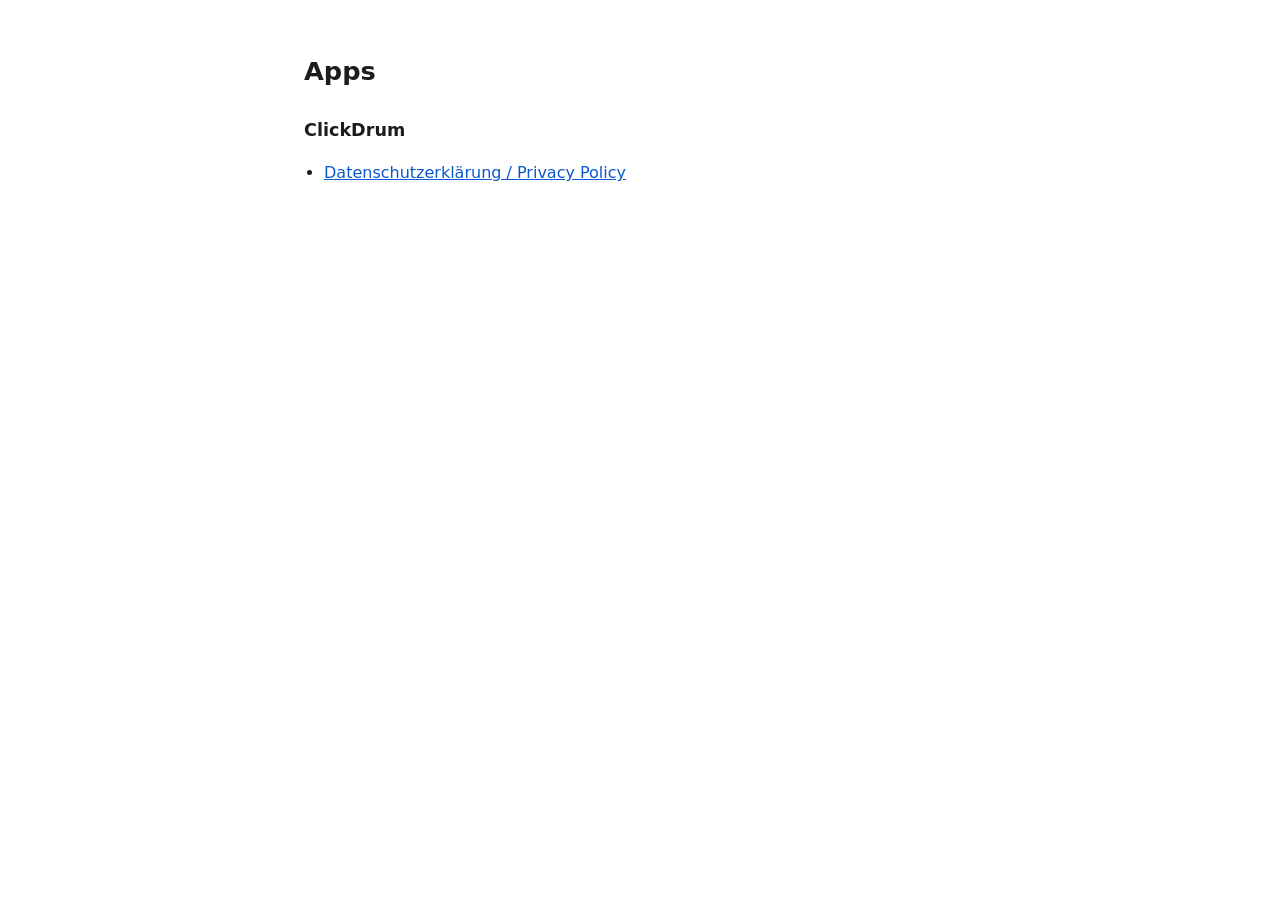
<file: index.html>
<!doctype html>
<html lang="en">
<head>
<meta charset="utf-8">
<meta name="viewport" content="width=device-width, initial-scale=1">
<title>Apps</title>
<link rel="stylesheet" href="style.css">
</head>
<body>
<main>
<h1>Apps</h1>
<h2>ClickDrum</h2>
<ul>
<li><a href="clickdrum/privacy.html">Datenschutzerklärung / Privacy Policy</a></li>
</ul>
</main>
</body>
</html>
</file>
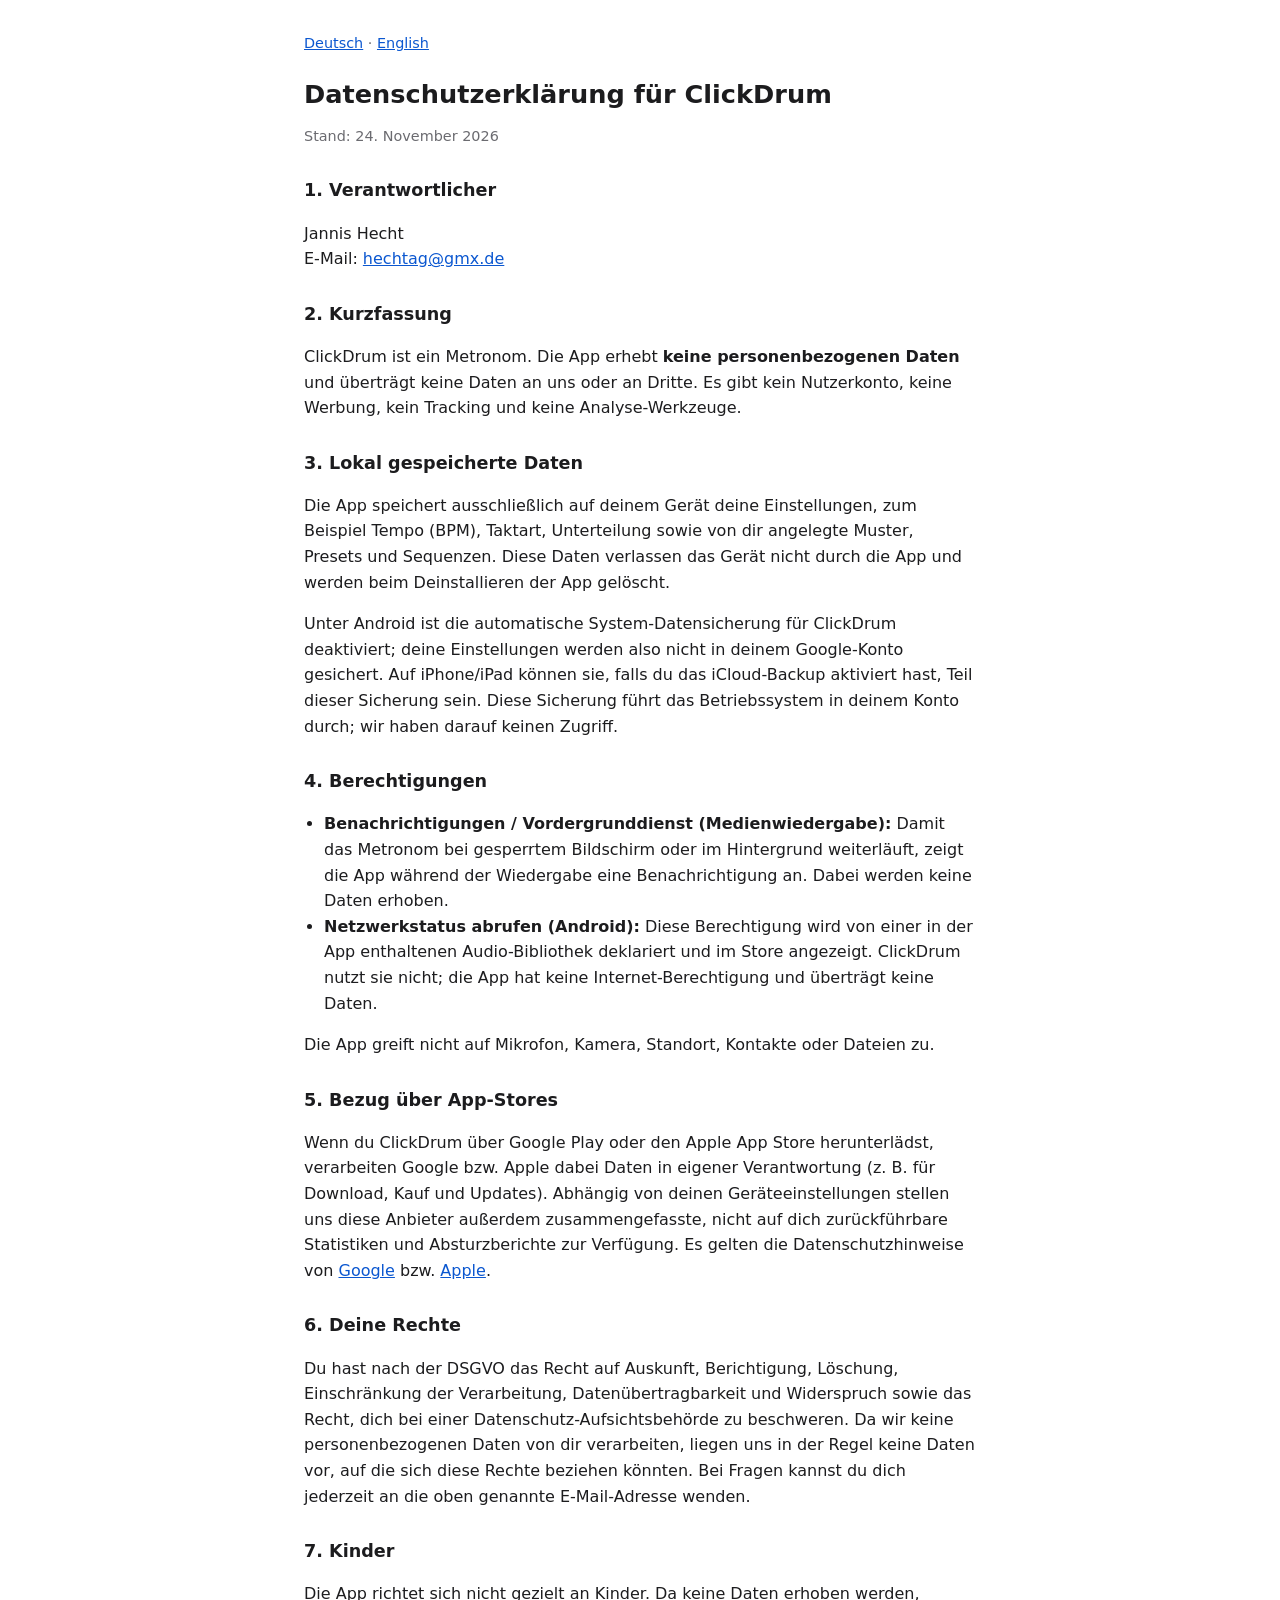
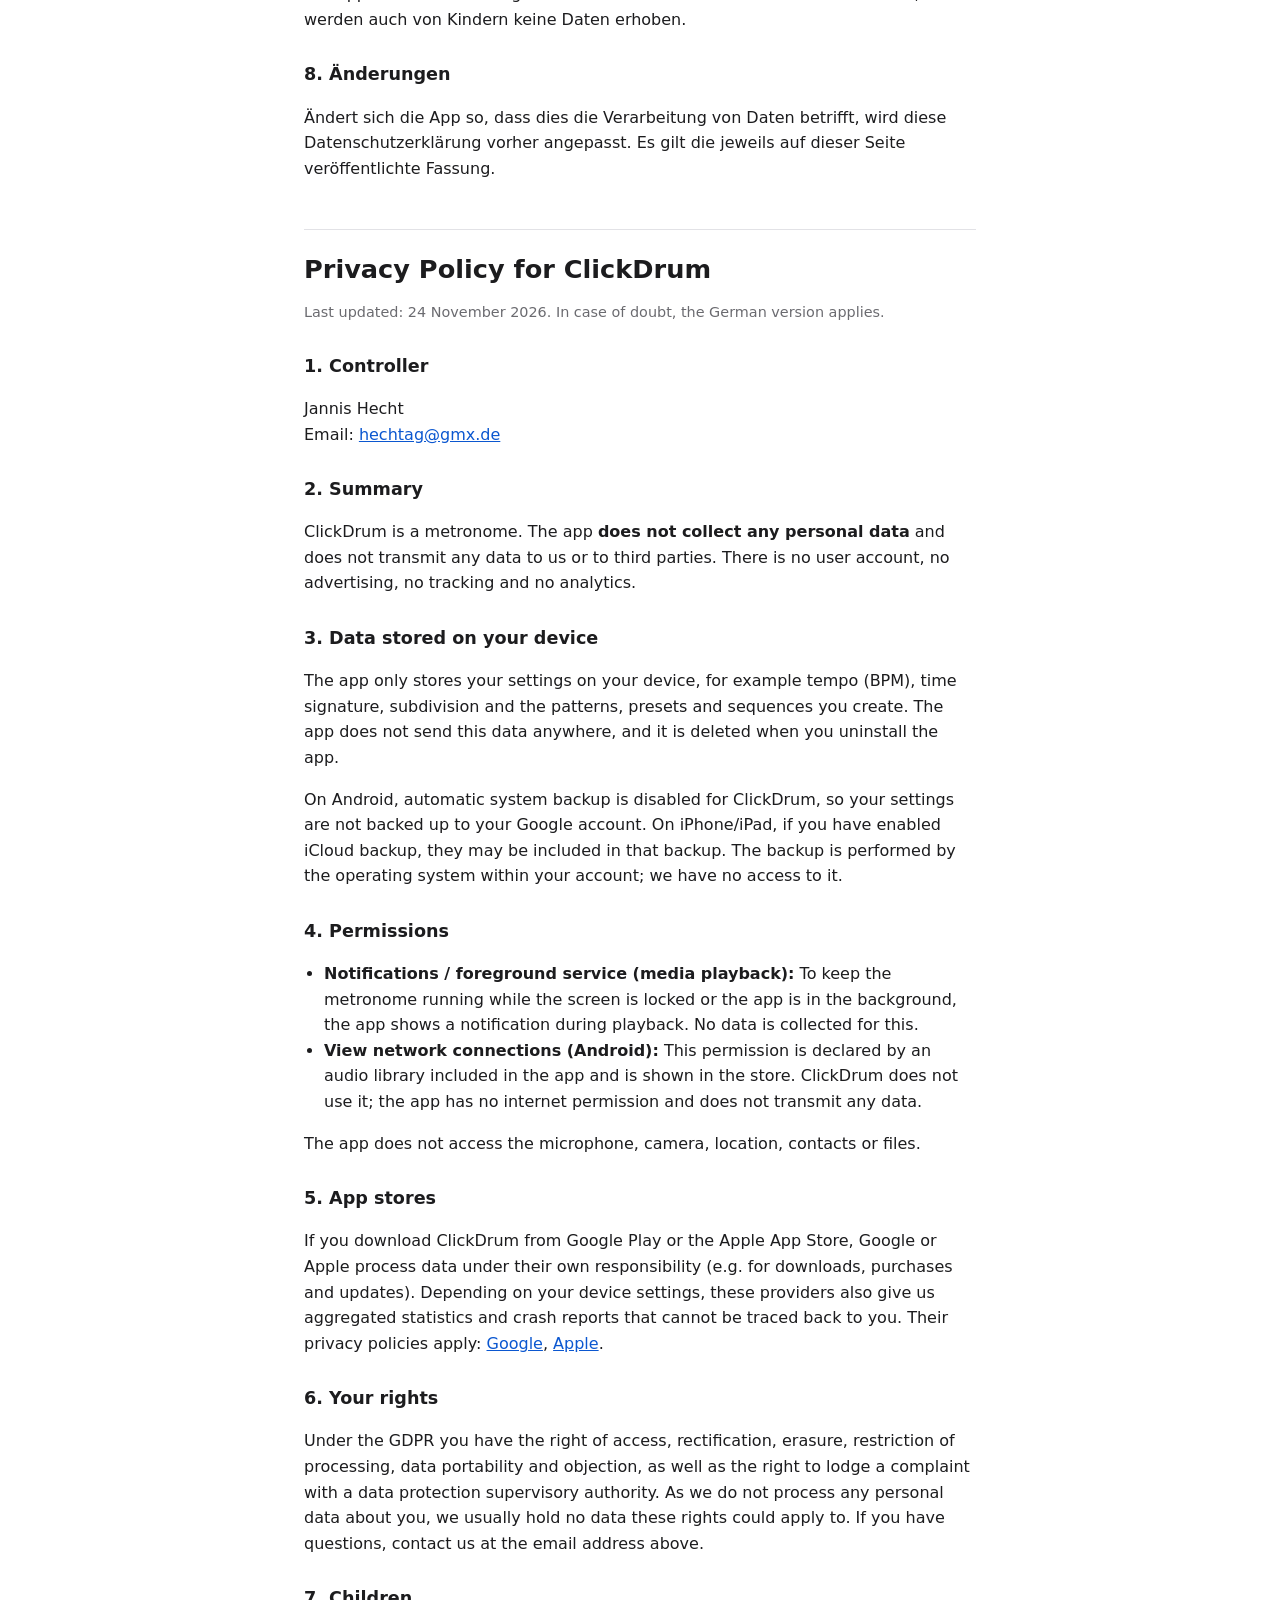
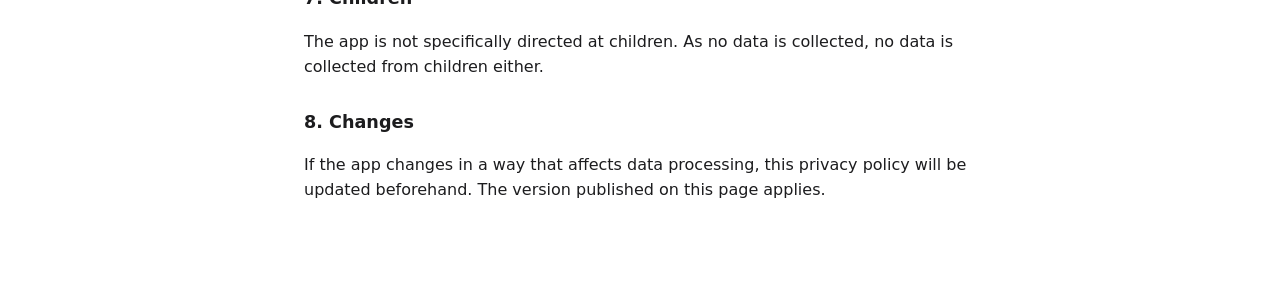
<file: clickdrum/privacy.html>
<!doctype html>
<html lang="de">
<head>
<meta charset="utf-8">
<meta name="viewport" content="width=device-width, initial-scale=1">
<title>ClickDrum – Datenschutzerklärung / Privacy Policy</title>
<meta name="description" content="Datenschutzerklärung der App ClickDrum / Privacy policy of the ClickDrum app">
<link rel="stylesheet" href="../style.css">
</head>
<body>
<main>
<nav><a href="#de">Deutsch</a> · <a href="#en">English</a></nav>

<article id="de" lang="de">
<h1>Datenschutzerklärung für ClickDrum</h1>
<p class="meta">Stand: 24. November 2026</p>

<h2>1. Verantwortlicher</h2>
<p>Jannis Hecht<br>
E-Mail: <a href="mailto:hechtag@gmx.de">hechtag@gmx.de</a></p>

<h2>2. Kurzfassung</h2>
<p>ClickDrum ist ein Metronom. Die App erhebt <strong>keine personenbezogenen Daten</strong> und überträgt keine Daten an uns oder an Dritte. Es gibt kein Nutzerkonto, keine Werbung, kein Tracking und keine Analyse-Werkzeuge.</p>

<h2>3. Lokal gespeicherte Daten</h2>
<p>Die App speichert ausschließlich auf deinem Gerät deine Einstellungen, zum Beispiel Tempo (BPM), Taktart, Unterteilung sowie von dir angelegte Muster, Presets und Sequenzen. Diese Daten verlassen das Gerät nicht durch die App und werden beim Deinstallieren der App gelöscht.</p>
<p>Unter Android ist die automatische System-Datensicherung für ClickDrum deaktiviert; deine Einstellungen werden also nicht in deinem Google-Konto gesichert. Auf iPhone/iPad können sie, falls du das iCloud-Backup aktiviert hast, Teil dieser Sicherung sein. Diese Sicherung führt das Betriebssystem in deinem Konto durch; wir haben darauf keinen Zugriff.</p>

<h2>4. Berechtigungen</h2>
<ul>
<li><strong>Benachrichtigungen / Vordergrunddienst (Medienwiedergabe):</strong> Damit das Metronom bei gesperrtem Bildschirm oder im Hintergrund weiterläuft, zeigt die App während der Wiedergabe eine Benachrichtigung an. Dabei werden keine Daten erhoben.</li>
<li><strong>Netzwerkstatus abrufen (Android):</strong> Diese Berechtigung wird von einer in der App enthaltenen Audio-Bibliothek deklariert und im Store angezeigt. ClickDrum nutzt sie nicht; die App hat keine Internet-Berechtigung und überträgt keine Daten.</li>
</ul>
<p>Die App greift nicht auf Mikrofon, Kamera, Standort, Kontakte oder Dateien zu.</p>

<h2>5. Bezug über App-Stores</h2>
<p>Wenn du ClickDrum über Google Play oder den Apple App Store herunterlädst, verarbeiten Google bzw. Apple dabei Daten in eigener Verantwortung (z.&nbsp;B. für Download, Kauf und Updates). Abhängig von deinen Geräteeinstellungen stellen uns diese Anbieter außerdem zusammengefasste, nicht auf dich zurückführbare Statistiken und Absturzberichte zur Verfügung. Es gelten die Datenschutzhinweise von <a href="https://policies.google.com/privacy">Google</a> bzw. <a href="https://www.apple.com/legal/privacy/">Apple</a>.</p>

<h2>6. Deine Rechte</h2>
<p>Du hast nach der DSGVO das Recht auf Auskunft, Berichtigung, Löschung, Einschränkung der Verarbeitung, Datenübertragbarkeit und Widerspruch sowie das Recht, dich bei einer Datenschutz-Aufsichtsbehörde zu beschweren. Da wir keine personenbezogenen Daten von dir verarbeiten, liegen uns in der Regel keine Daten vor, auf die sich diese Rechte beziehen könnten. Bei Fragen kannst du dich jederzeit an die oben genannte E-Mail-Adresse wenden.</p>

<h2>7. Kinder</h2>
<p>Die App richtet sich nicht gezielt an Kinder. Da keine Daten erhoben werden, werden auch von Kindern keine Daten erhoben.</p>

<h2>8. Änderungen</h2>
<p>Ändert sich die App so, dass dies die Verarbeitung von Daten betrifft, wird diese Datenschutzerklärung vorher angepasst. Es gilt die jeweils auf dieser Seite veröffentlichte Fassung.</p>
</article>

<hr>

<article id="en" lang="en">
<h1>Privacy Policy for ClickDrum</h1>
<p class="meta">Last updated: 24 November 2026. In case of doubt, the German version applies.</p>

<h2>1. Controller</h2>
<p>Jannis Hecht<br>
Email: <a href="mailto:hechtag@gmx.de">hechtag@gmx.de</a></p>

<h2>2. Summary</h2>
<p>ClickDrum is a metronome. The app <strong>does not collect any personal data</strong> and does not transmit any data to us or to third parties. There is no user account, no advertising, no tracking and no analytics.</p>

<h2>3. Data stored on your device</h2>
<p>The app only stores your settings on your device, for example tempo (BPM), time signature, subdivision and the patterns, presets and sequences you create. The app does not send this data anywhere, and it is deleted when you uninstall the app.</p>
<p>On Android, automatic system backup is disabled for ClickDrum, so your settings are not backed up to your Google account. On iPhone/iPad, if you have enabled iCloud backup, they may be included in that backup. The backup is performed by the operating system within your account; we have no access to it.</p>

<h2>4. Permissions</h2>
<ul>
<li><strong>Notifications / foreground service (media playback):</strong> To keep the metronome running while the screen is locked or the app is in the background, the app shows a notification during playback. No data is collected for this.</li>
<li><strong>View network connections (Android):</strong> This permission is declared by an audio library included in the app and is shown in the store. ClickDrum does not use it; the app has no internet permission and does not transmit any data.</li>
</ul>
<p>The app does not access the microphone, camera, location, contacts or files.</p>

<h2>5. App stores</h2>
<p>If you download ClickDrum from Google Play or the Apple App Store, Google or Apple process data under their own responsibility (e.g. for downloads, purchases and updates). Depending on your device settings, these providers also give us aggregated statistics and crash reports that cannot be traced back to you. Their privacy policies apply: <a href="https://policies.google.com/privacy">Google</a>, <a href="https://www.apple.com/legal/privacy/">Apple</a>.</p>

<h2>6. Your rights</h2>
<p>Under the GDPR you have the right of access, rectification, erasure, restriction of processing, data portability and objection, as well as the right to lodge a complaint with a data protection supervisory authority. As we do not process any personal data about you, we usually hold no data these rights could apply to. If you have questions, contact us at the email address above.</p>

<h2>7. Children</h2>
<p>The app is not specifically directed at children. As no data is collected, no data is collected from children either.</p>

<h2>8. Changes</h2>
<p>If the app changes in a way that affects data processing, this privacy policy will be updated beforehand. The version published on this page applies.</p>
</article>
</main>
</body>
</html>
</file>
<file: style.css>
:root {
  --bg: #ffffff;
  --fg: #1c1c1e;
  --muted: #6b6b70;
  --link: #0b57d0;
  --rule: #e2e2e6;
  color-scheme: light dark;
}
@media (prefers-color-scheme: dark) {
  :root {
    --bg: #121214;
    --fg: #ececf0;
    --muted: #a0a0a8;
    --link: #8ab4f8;
    --rule: #2c2c31;
  }
}
* { box-sizing: border-box; }
body {
  margin: 0;
  background: var(--bg);
  color: var(--fg);
  font: 16px/1.6 system-ui, -apple-system, "Segoe UI", Roboto, sans-serif;
}
main { max-width: 44rem; margin: 0 auto; padding: 2rem 1rem 4rem; }
h1 { font-size: 1.6rem; line-height: 1.25; margin: 1.5rem 0 .25rem; }
h2 { font-size: 1.1rem; margin: 1.75rem 0 .25rem; }
a { color: var(--link); }
.meta, nav { color: var(--muted); font-size: .9rem; }
hr { border: 0; border-top: 1px solid var(--rule); margin: 3rem 0 1rem; }
ul { padding-left: 1.25rem; }
</file>
